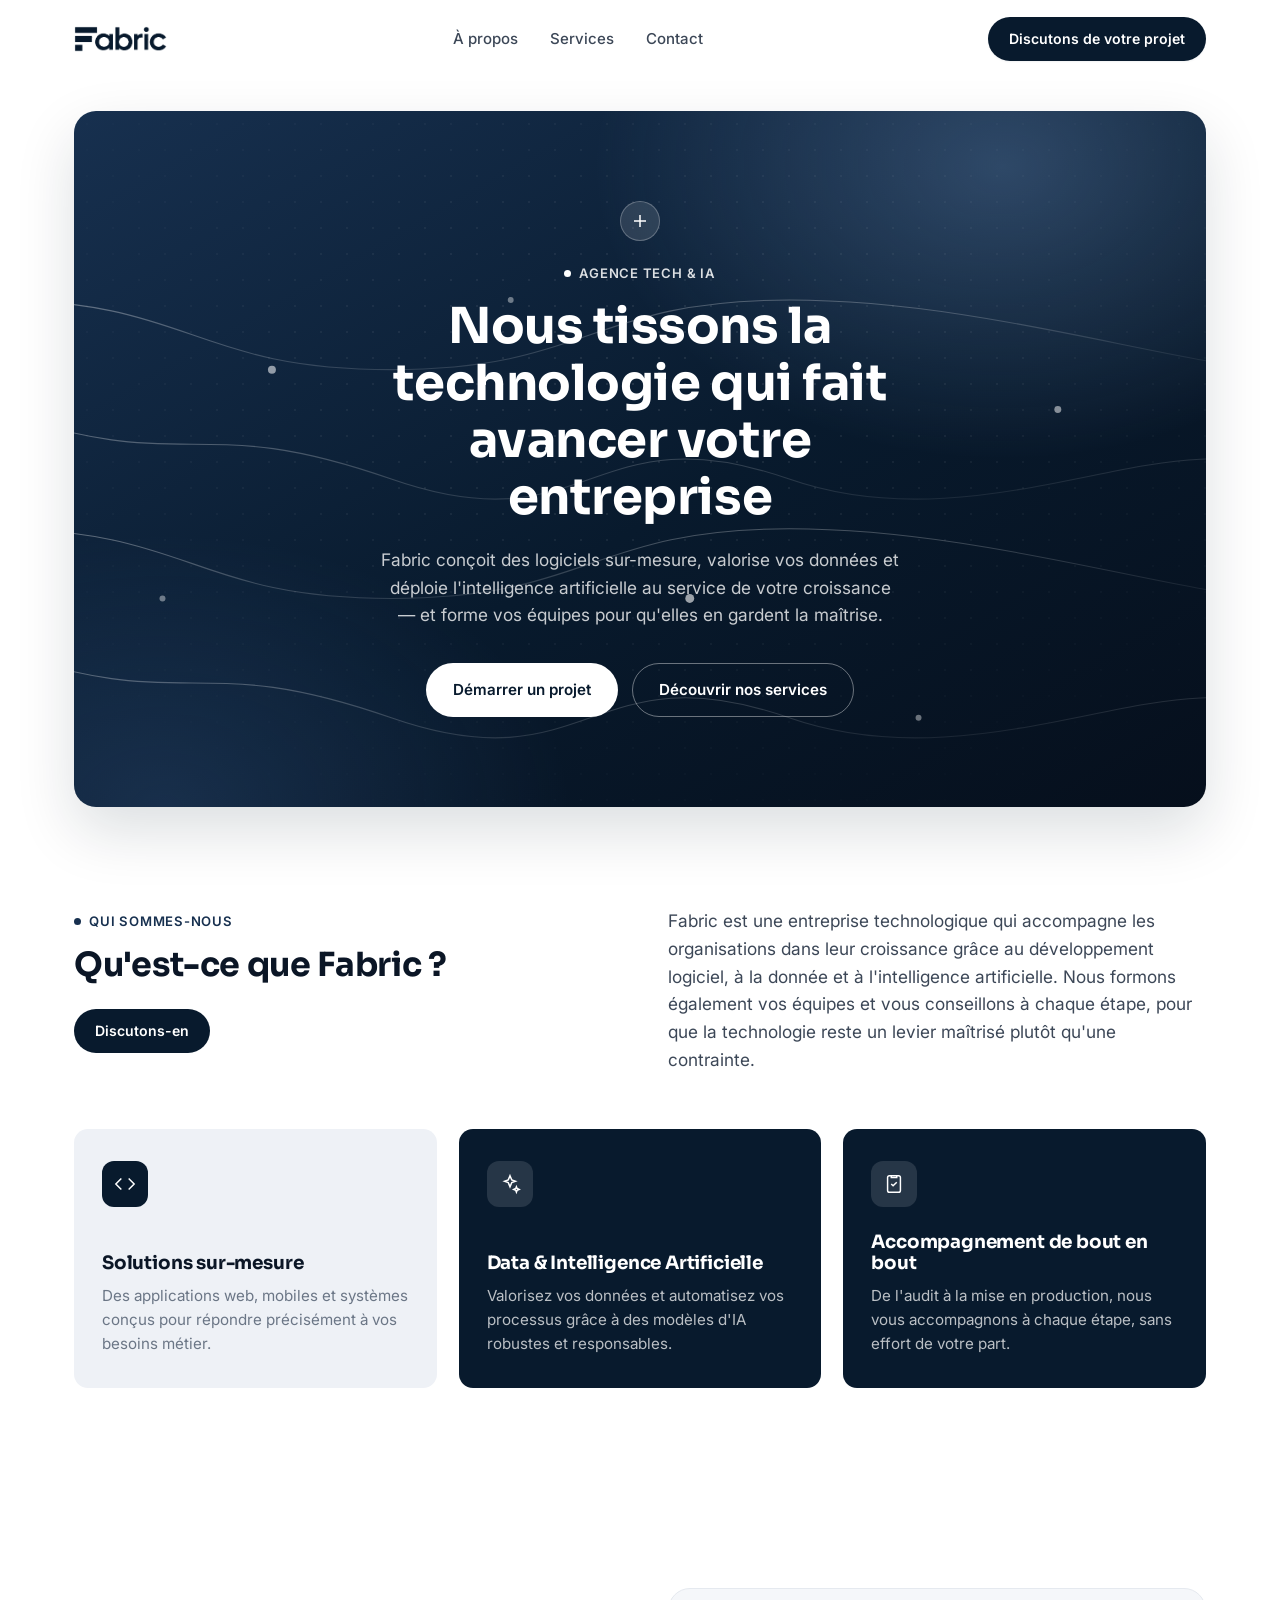
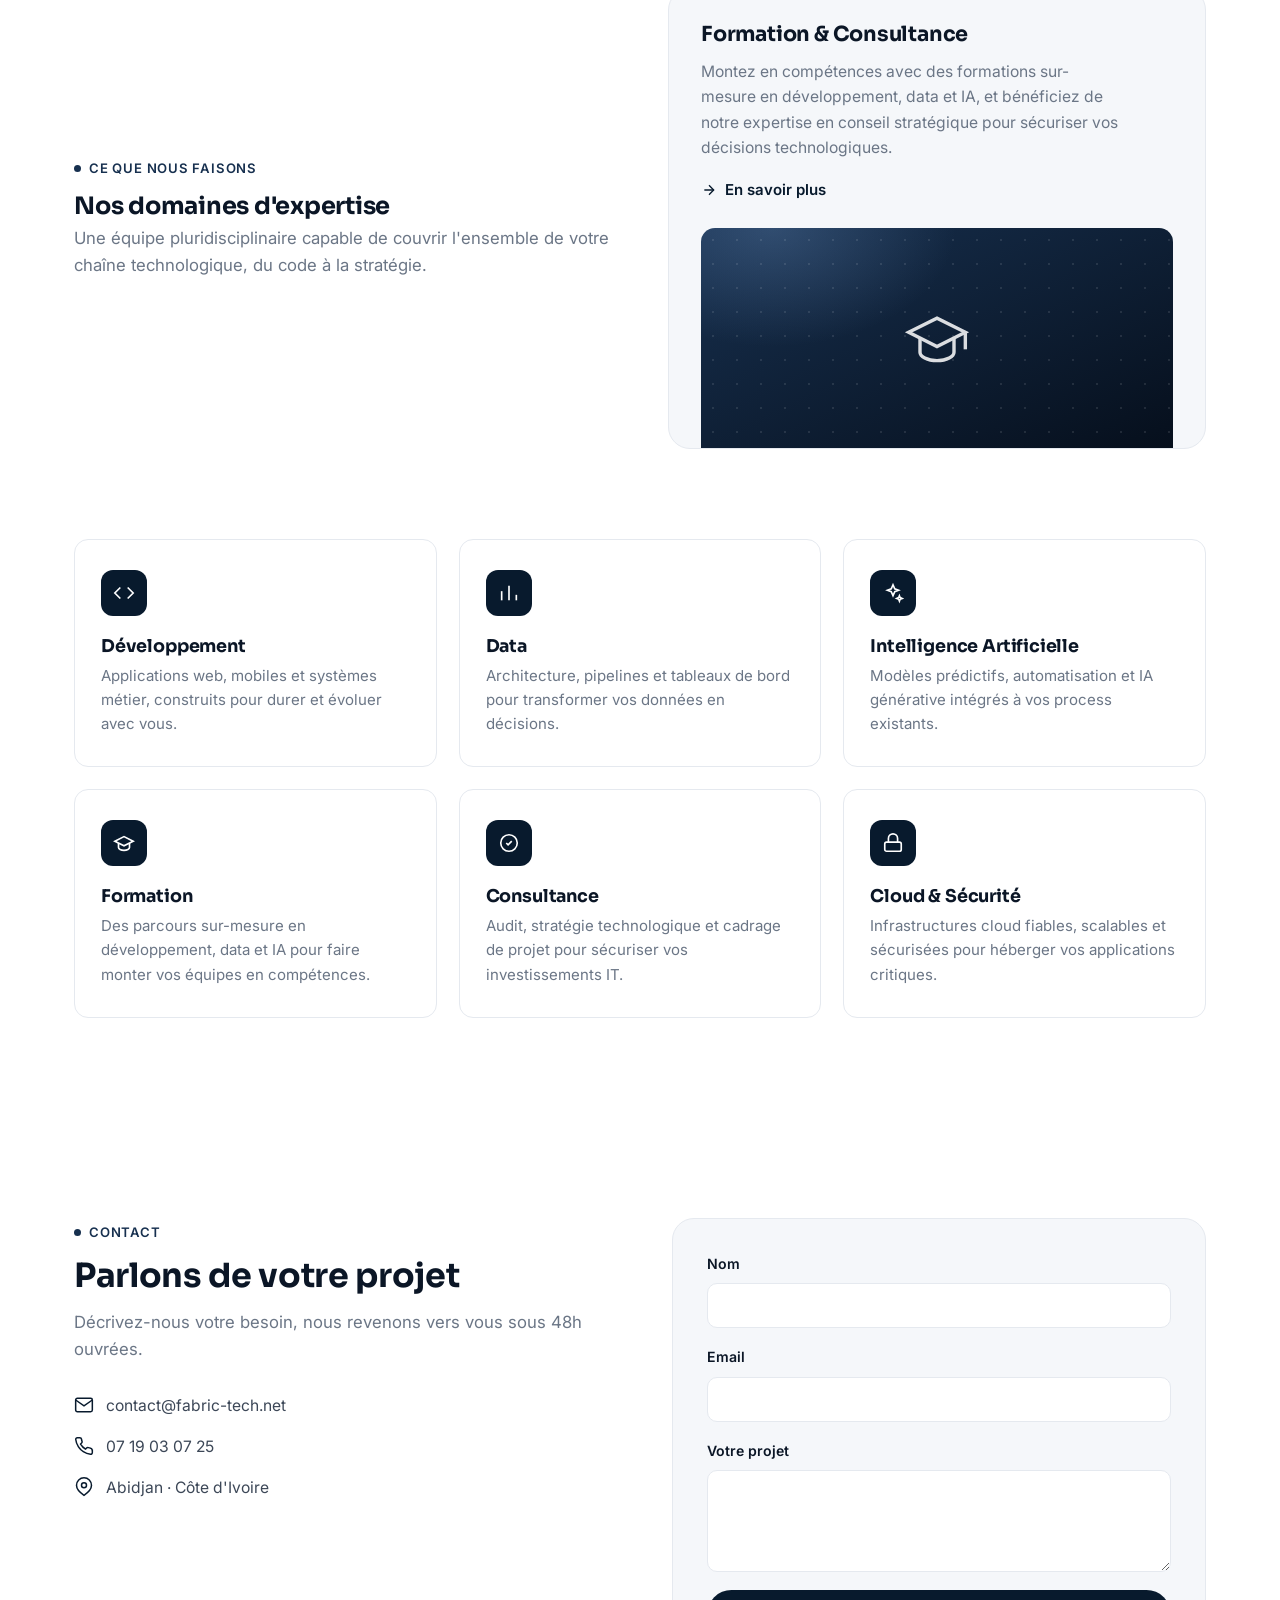
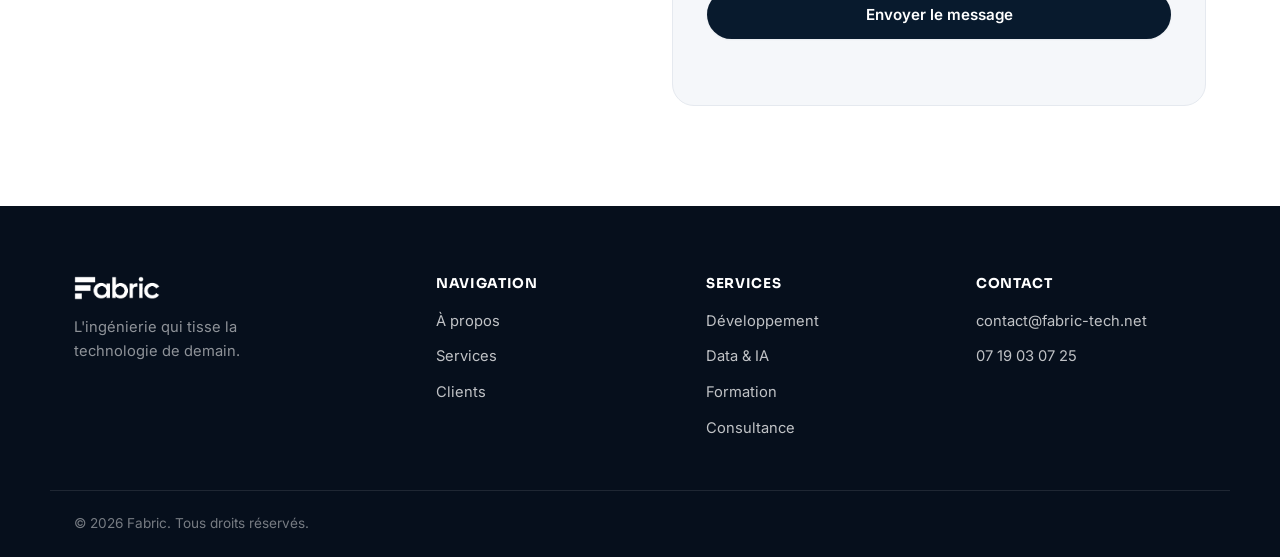
<file: index.html>
<!DOCTYPE html>
<html lang="fr">
<head>
<meta charset="UTF-8">
<meta name="viewport" content="width=device-width, initial-scale=1.0">
<title>Fabric — Ingénierie logicielle, Data & IA</title>
<meta name="description" content="Fabric est une entreprise technologique spécialisée en développement, data, intelligence artificielle, formation et consultance. Nous tissons la technologie qui fait grandir votre entreprise.">
<link rel="icon" href="assets/favicon.ico" sizes="any">
<link rel="icon" href="assets/favicon-32.png" type="image/png" sizes="32x32">
<link rel="icon" href="assets/favicon-16.png" type="image/png" sizes="16x16">
<link rel="apple-touch-icon" href="assets/apple-touch-icon.png">
<link rel="preconnect" href="https://fonts.googleapis.com">
<link rel="preconnect" href="https://fonts.gstatic.com" crossorigin>
<link href="https://fonts.googleapis.com/css2?family=Sora:wght@400;500;600;700;800&family=Inter:wght@400;500;600;700&display=swap" rel="stylesheet">
<link rel="stylesheet" href="css/style.css">
</head>
<body>

<a class="skip-link" href="#main">Aller au contenu</a>

<header class="site-header" id="site-header">
  <div class="container header-inner">
    <a href="#top" class="brand" aria-label="Fabric — accueil">
      <img src="assets/logo-navy.png" alt="Fabric" class="brand-logo">
    </a>

    <nav class="main-nav" id="main-nav" aria-label="Navigation principale">
      <a href="#about">À propos</a>
      <a href="#services">Services</a>
      <a href="#contact">Contact</a>
    </nav>

    <div class="header-actions">
      <a href="#contact" class="btn btn-primary btn-sm">Discutons de votre projet</a>
      <button class="nav-toggle" id="nav-toggle" aria-label="Ouvrir le menu" aria-expanded="false" aria-controls="main-nav">
        <span></span><span></span><span></span>
      </button>
    </div>
  </div>
</header>

<main id="main">

  <!-- HERO -->
  <section class="hero" id="top">
    <div class="container">
      <div class="hero-card">
        <div class="hero-card-media" aria-hidden="true">
          <svg viewBox="0 0 1200 700" class="hero-weave" preserveAspectRatio="xMidYMid slice">
            <defs>
              <linearGradient id="weaveLine" x1="0" y1="0" x2="1" y2="1">
                <stop offset="0" stop-color="#ffffff" stop-opacity="0.35"/>
                <stop offset="1" stop-color="#ffffff" stop-opacity="0.04"/>
              </linearGradient>
            </defs>
            <g stroke="url(#weaveLine)" stroke-width="1.1" fill="none">
              <path d="M-50 90 C 150 90, 150 90, 350 90 S 550 90, 750 90 S 1150 90, 1250 90"/>
              <path d="M-50 190 C 150 190, 150 260, 350 260 S 550 190, 750 190 S 1150 260, 1250 260"/>
              <path d="M-50 300 C 150 370, 150 300, 350 370 S 550 300, 750 370 S 1150 300, 1250 370"/>
              <path d="M-50 420 C 150 420, 150 490, 350 490 S 550 420, 750 420 S 1150 490, 1250 490"/>
              <path d="M-50 540 C 150 610, 150 540, 350 610 S 550 540, 750 610 S 1150 540, 1250 610"/>
              <path d="M-50 640 C 150 640, 150 640, 350 640 S 550 640, 750 640 S 1150 640, 1250 640"/>
            </g>
            <g fill="#ffffff">
              <circle cx="230" cy="260" r="4" opacity="0.55"/>
              <circle cx="470" cy="190" r="3" opacity="0.4"/>
              <circle cx="650" cy="490" r="4.5" opacity="0.6"/>
              <circle cx="880" cy="610" r="3" opacity="0.4"/>
              <circle cx="1020" cy="300" r="3.5" opacity="0.5"/>
              <circle cx="120" cy="490" r="3" opacity="0.4"/>
            </g>
          </svg>
        </div>
        <div class="hero-card-content">
          <span class="hero-mark">
            <svg viewBox="0 0 24 24" fill="none" stroke="currentColor" stroke-width="2"><line x1="12" y1="4" x2="12" y2="20"/><line x1="4" y1="12" x2="20" y2="12"/></svg>
          </span>
          <p class="eyebrow eyebrow-on-dark"><span class="dot"></span> Agence Tech &amp; IA</p>
          <h1>Nous tissons la technologie qui fait avancer votre entreprise</h1>
          <p class="hero-lead">
            Fabric conçoit des logiciels sur-mesure, valorise vos données et déploie
            l'intelligence artificielle au service de votre croissance — et forme vos
            équipes pour qu'elles en gardent la maîtrise.
          </p>
          <div class="hero-actions">
            <a href="#contact" class="btn btn-light">Démarrer un projet</a>
            <a href="#services" class="btn btn-outline-light">Découvrir nos services</a>
          </div>
        </div>
      </div>
    </div>
  </section>

  <!-- ABOUT -->
  <section class="about" id="about">
    <div class="container about-top">
      <div class="about-text">
        <p class="eyebrow"><span class="dot"></span> Qui sommes-nous</p>
        <h2>Qu'est-ce que Fabric&nbsp;?</h2>
        <a href="#contact" class="btn btn-dark btn-sm">Discutons-en</a>
      </div>
      <div class="about-desc">
        <p>
          Fabric est une entreprise technologique qui accompagne les organisations
          dans leur croissance grâce au développement logiciel, à la donnée et à
          l'intelligence artificielle. Nous formons également vos équipes et vous
          conseillons à chaque étape, pour que la technologie reste un levier
          maîtrisé plutôt qu'une contrainte.
        </p>
      </div>
    </div>

    <div class="container about-cards">
      <article class="about-card about-card--light">
        <div class="about-card-icon">
          <svg viewBox="0 0 24 24" fill="none" stroke="currentColor" stroke-width="1.6"><polyline points="8 6 2 12 8 18"/><polyline points="16 6 22 12 16 18"/></svg>
        </div>
        <div class="about-card-text">
          <h3>Solutions sur-mesure</h3>
          <p>Des applications web, mobiles et systèmes conçus pour répondre précisément à vos besoins métier.</p>
        </div>
      </article>
      <article class="about-card about-card--dark">
        <div class="about-card-icon">
          <svg viewBox="0 0 24 24" fill="none" stroke="currentColor" stroke-width="1.6"><path d="M12 3l1.9 4.5L18 9l-4.1 1.5L12 15l-1.9-4.5L6 9l4.1-1.5L12 3z"/><path d="M19 15l.8 1.9L22 18l-2.2.9L19 21l-.8-2.1L16 18l2.2-1.1L19 15z"/></svg>
        </div>
        <div class="about-card-text">
          <h3>Data &amp; Intelligence Artificielle</h3>
          <p>Valorisez vos données et automatisez vos processus grâce à des modèles d'IA robustes et responsables.</p>
        </div>
      </article>
      <article class="about-card about-card--dark">
        <div class="about-card-icon">
          <svg viewBox="0 0 24 24" fill="none" stroke="currentColor" stroke-width="1.6"><rect x="5" y="3" width="14" height="18" rx="2"/><path d="M9 3v2h6V3"/><path d="M9 12l2 2 4-4"/></svg>
        </div>
        <div class="about-card-text">
          <h3>Accompagnement de bout en bout</h3>
          <p>De l'audit à la mise en production, nous vous accompagnons à chaque étape, sans effort de votre part.</p>
        </div>
      </article>
    </div>
  </section>

  <!-- CLIENTS MARQUEE 
  <section class="clients" id="clients">
    <div class="container">
      <p class="clients-label">Ils nous font confiance</p>
      <div class="marquee" role="img" aria-label="Logos de clients ayant travaillé avec Fabric">
        <div class="marquee-track">
          <span class="client-logo">Nexora</span>
          <span class="client-logo">Velia Corp</span>
          <span class="client-logo">Orbital</span>
          <span class="client-logo">Quantix</span>
          <span class="client-logo">Atlas Data</span>
          <span class="client-logo">Zenith</span>
          <span class="client-logo">Arc Systems</span>
          <span class="client-logo">Pulse Labs</span>
          -->
          <!-- duplicate for seamless loop 
          <span class="client-logo" aria-hidden="true">Nexora</span>
          <span class="client-logo" aria-hidden="true">Velia Corp</span>
          <span class="client-logo" aria-hidden="true">Orbital</span>
          <span class="client-logo" aria-hidden="true">Quantix</span>
          <span class="client-logo" aria-hidden="true">Atlas Data</span>
          <span class="client-logo" aria-hidden="true">Zenith</span>
          <span class="client-logo" aria-hidden="true">Arc Systems</span>
          <span class="client-logo" aria-hidden="true">Pulse Labs</span>
        </div>
      </div>
    </div>
  </section>
  -->

  <!-- SERVICES -->
  <section class="services" id="services">
    <div class="container expertise-top">
      <div class="expertise-text">
        <p class="eyebrow"><span class="dot"></span> Ce que nous faisons</p>
        <h2>Nos domaines d'expertise</h2>
        <p class="section-lead">
          Une équipe pluridisciplinaire capable de couvrir l'ensemble de votre
          chaîne technologique, du code à la stratégie.
        </p>
      </div>

      <article class="expertise-card">
        <h3>Formation &amp; Consultance</h3>
        <p>Montez en compétences avec des formations sur-mesure en développement, data et IA, et bénéficiez de notre expertise en conseil stratégique pour sécuriser vos décisions technologiques.</p>
        <a href="#contact" class="link-arrow">
          <svg viewBox="0 0 24 24" fill="none" stroke="currentColor" stroke-width="2"><line x1="5" y1="12" x2="19" y2="12"/><polyline points="12 5 19 12 12 19"/></svg>
          En savoir plus
        </a>
        <div class="expertise-card-media" aria-hidden="true">
          <svg viewBox="0 0 24 24" fill="none" stroke="currentColor" stroke-width="1.2"><path d="M22 10L12 5 2 10l10 5 10-5z"/><path d="M6 12v5c0 1.5 2.5 3 6 3s6-1.5 6-3v-5"/><path d="M22 10v6"/></svg>
        </div>
      </article>
    </div>

    <div class="container">
      <div class="services-grid">
        <article class="service-card">
          <div class="service-icon">
            <svg viewBox="0 0 24 24" fill="none" stroke="currentColor" stroke-width="1.8"><polyline points="8 6 2 12 8 18"/><polyline points="16 6 22 12 16 18"/></svg>
          </div>
          <h3>Développement</h3>
          <p>Applications web, mobiles et systèmes métier, construits pour durer et évoluer avec vous.</p>
        </article>

        <article class="service-card">
          <div class="service-icon">
            <svg viewBox="0 0 24 24" fill="none" stroke="currentColor" stroke-width="1.8"><line x1="4" y1="20" x2="4" y2="10"/><line x1="12" y1="20" x2="12" y2="4"/><line x1="20" y1="20" x2="20" y2="14"/></svg>
          </div>
          <h3>Data</h3>
          <p>Architecture, pipelines et tableaux de bord pour transformer vos données en décisions.</p>
        </article>

        <article class="service-card">
          <div class="service-icon">
            <svg viewBox="0 0 24 24" fill="none" stroke="currentColor" stroke-width="1.8"><path d="M12 3l1.9 4.5L18 9l-4.1 1.5L12 15l-1.9-4.5L6 9l4.1-1.5L12 3z"/><path d="M19 15l.8 1.9L22 18l-2.2.9L19 21l-.8-2.1L16 18l2.2-1.1L19 15z"/></svg>
          </div>
          <h3>Intelligence Artificielle</h3>
          <p>Modèles prédictifs, automatisation et IA générative intégrés à vos process existants.</p>
        </article>

        <article class="service-card">
          <div class="service-icon">
            <svg viewBox="0 0 24 24" fill="none" stroke="currentColor" stroke-width="1.8"><path d="M22 10L12 5 2 10l10 5 10-5z"/><path d="M6 12v5c0 1.5 2.5 3 6 3s6-1.5 6-3v-5"/></svg>
          </div>
          <h3>Formation</h3>
          <p>Des parcours sur-mesure en développement, data et IA pour faire monter vos équipes en compétences.</p>
        </article>

        <article class="service-card">
          <div class="service-icon">
            <svg viewBox="0 0 24 24" fill="none" stroke="currentColor" stroke-width="1.8"><circle cx="12" cy="12" r="9"/><path d="M9 12l2 2 4-4"/></svg>
          </div>
          <h3>Consultance</h3>
          <p>Audit, stratégie technologique et cadrage de projet pour sécuriser vos investissements IT.</p>
        </article>

        <article class="service-card">
          <div class="service-icon">
            <svg viewBox="0 0 24 24" fill="none" stroke="currentColor" stroke-width="1.8"><rect x="3" y="11" width="18" height="10" rx="2"/><path d="M7 11V7a5 5 0 0 1 10 0v4"/></svg>
          </div>
          <h3>Cloud &amp; Sécurité</h3>
          <p>Infrastructures cloud fiables, scalables et sécurisées pour héberger vos applications critiques.</p>
        </article>
      </div>
    </div>
  </section>

  <!-- CONTACT -->
  <section class="contact" id="contact">
    <div class="container contact-inner">
      <div class="contact-text">
        <p class="eyebrow"><span class="dot"></span> Contact</p>
        <h2>Parlons de votre projet</h2>
        <p class="section-lead">
          Décrivez-nous votre besoin, nous revenons vers vous sous 48h ouvrées.
        </p>

        <ul class="contact-list">
          <li>
            <svg viewBox="0 0 24 24" fill="none" stroke="currentColor" stroke-width="1.8"><path d="M4 4h16v16H4z" opacity="0"/><path d="M22 6l-10 7L2 6"/><rect x="2" y="4" width="20" height="16" rx="2"/></svg>
            <a href="mailto:contact@fabric-tech.net">contact@fabric-tech.net</a>
          </li>
          <li>
            <svg viewBox="0 0 24 24" fill="none" stroke="currentColor" stroke-width="1.8"><path d="M22 16.9v3a2 2 0 0 1-2.2 2 19.8 19.8 0 0 1-8.6-3.1 19.5 19.5 0 0 1-6-6A19.8 19.8 0 0 1 2.1 4.2 2 2 0 0 1 4 2h3a2 2 0 0 1 2 1.7c.1.9.3 1.8.6 2.7a2 2 0 0 1-.5 2.1L7.9 9.7a16 16 0 0 0 6 6l1.2-1.2a2 2 0 0 1 2.1-.5c.9.3 1.8.5 2.7.6a2 2 0 0 1 1.7 2.1z"/></svg>
            <a href="tel:+2250719030725">07 19 03 07 25</a>
          </li>
          <li>
            <svg viewBox="0 0 24 24" fill="none" stroke="currentColor" stroke-width="1.8"><path d="M21 10c0 6-9 12-9 12s-9-6-9-12a9 9 0 0 1 18 0z"/><circle cx="12" cy="10" r="3"/></svg>
            <span>Abidjan · Côte d'Ivoire</span>
          </li>
        </ul>
      </div>

      <form class="contact-form" id="contact-form">
        <div class="form-row">
          <label for="name">Nom</label>
          <input type="text" id="name" name="name" required autocomplete="name">
        </div>
        <div class="form-row">
          <label for="email">Email</label>
          <input type="email" id="email" name="email" required autocomplete="email">
        </div>
        <div class="form-row">
          <label for="message">Votre projet</label>
          <textarea id="message" name="message" rows="4" required></textarea>
        </div>
        <button type="submit" class="btn btn-primary btn-block">Envoyer le message</button>
        <p class="form-note" id="form-note" role="status" aria-live="polite"></p>
      </form>
    </div>
  </section>

</main>

<footer class="site-footer">
  <div class="container footer-inner">
    <div class="footer-brand">
      <img src="assets/logo-white.png" alt="Fabric" class="footer-logo">
      <p>L'ingénierie qui tisse la technologie de demain.</p>
    </div>

    <div class="footer-col">
      <h4>Navigation</h4>
      <a href="#about">À propos</a>
      <a href="#services">Services</a>
      <a href="#clients">Clients</a>
    </div>

    <div class="footer-col">
      <h4>Services</h4>
      <a href="#services">Développement</a>
      <a href="#services">Data &amp; IA</a>
      <a href="#services">Formation</a>
      <a href="#services">Consultance</a>
    </div>

    <div class="footer-col">
      <h4>Contact</h4>
      <a href="mailto:contact@fabric-tech.net">contact@fabric-tech.net</a>
      <a href="tel:+2250719030725">07 19 03 07 25</a>
    </div>
  </div>
  <div class="container footer-bottom">
    <p>© <span id="year"></span> Fabric. Tous droits réservés.</p>
  </div>
</footer>

<button id="back-to-top" class="back-to-top" aria-label="Retour en haut">
  <svg viewBox="0 0 24 24" fill="none" stroke="currentColor" stroke-width="2"><line x1="12" y1="19" x2="12" y2="5"/><polyline points="5 12 12 5 19 12"/></svg>
</button>

<script src="js/script.js"></script>
</body>
</html>
</file>
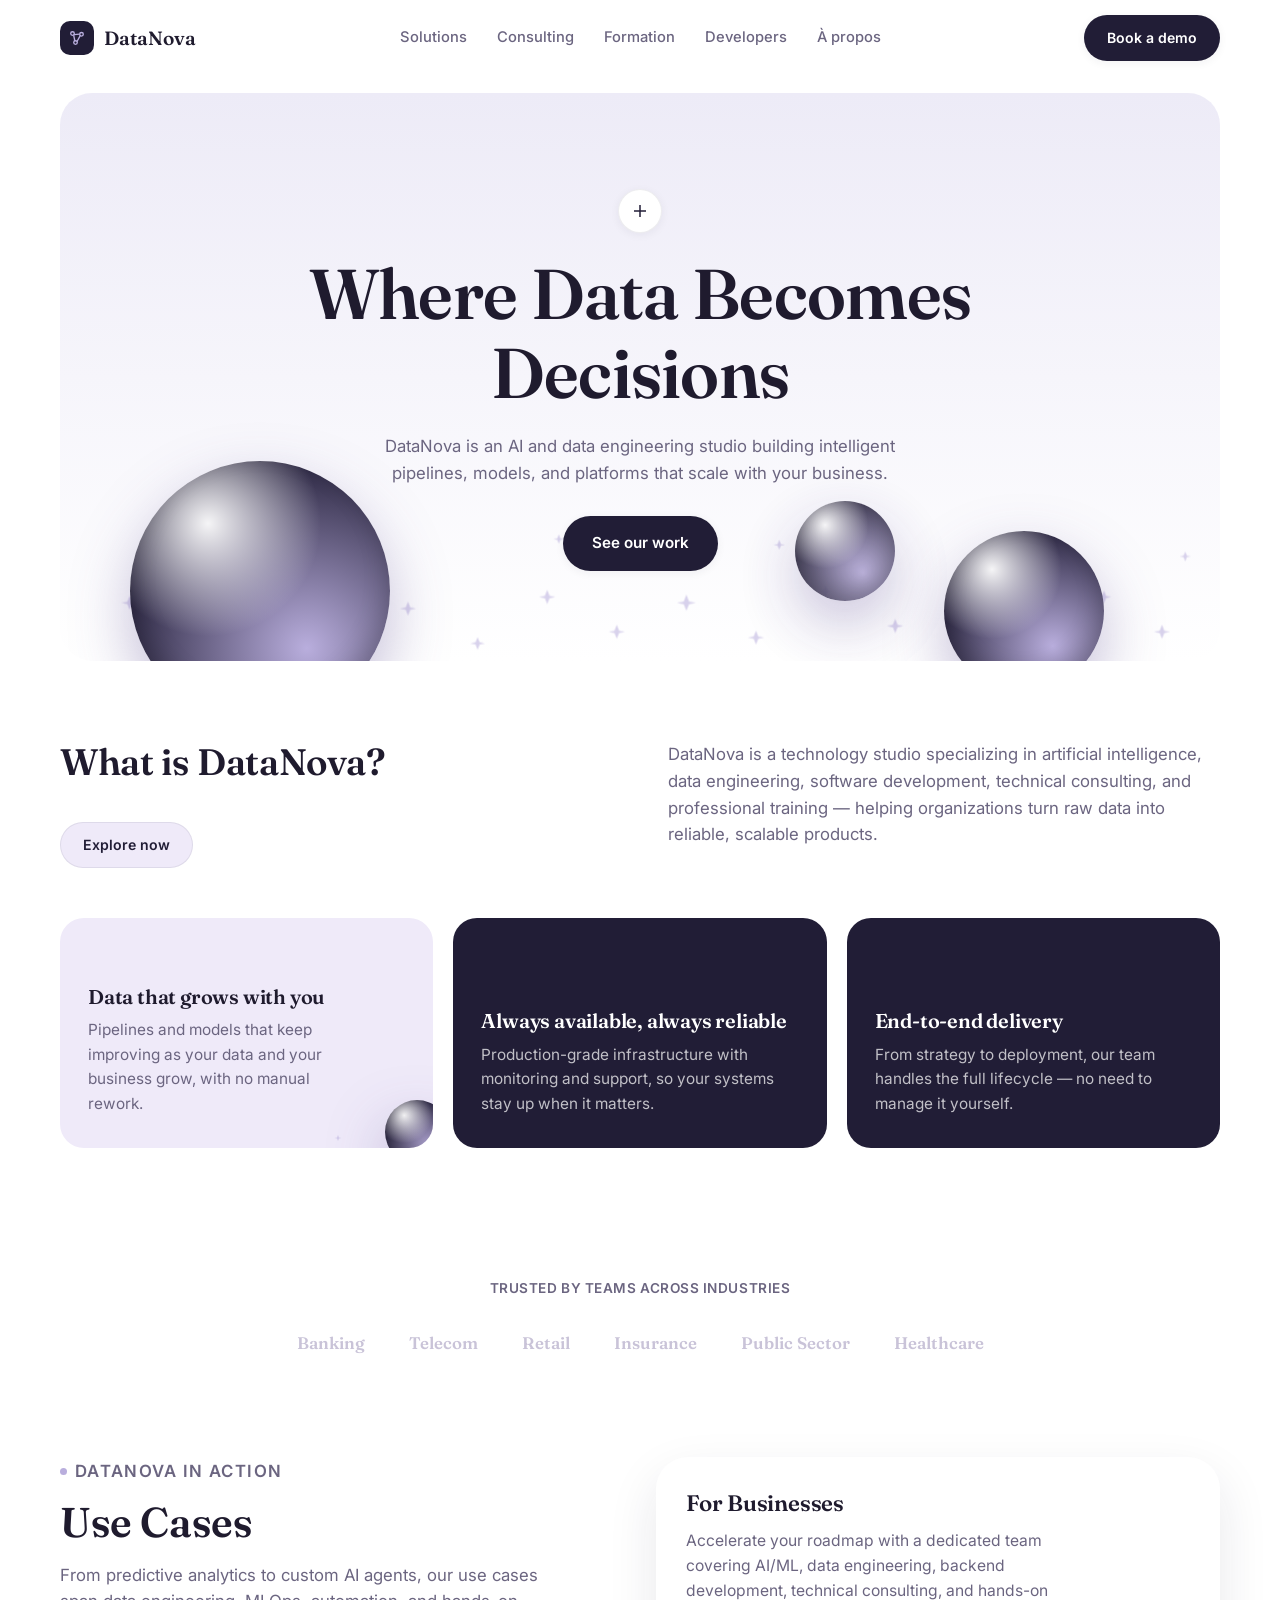
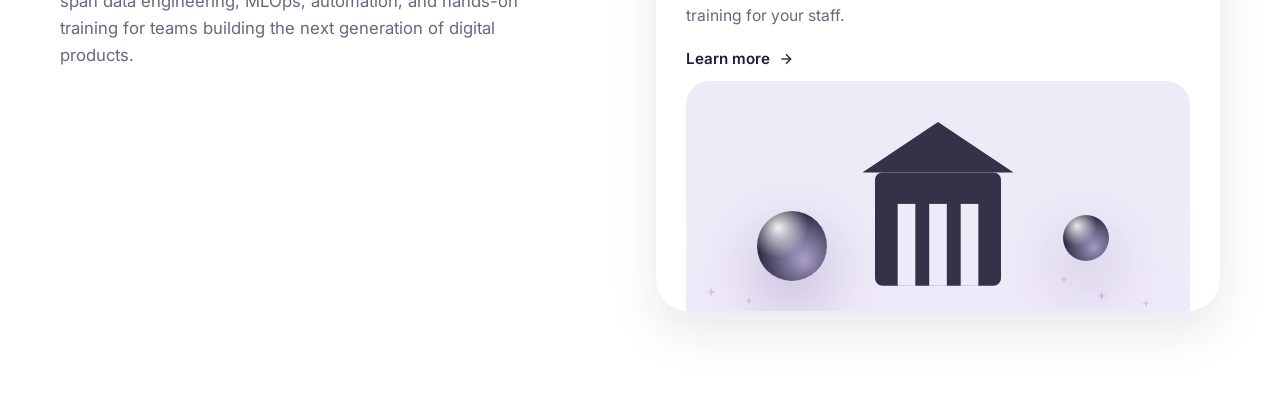
<file: index-example.html>
<!DOCTYPE html>
<html lang="en">
<head>
<meta charset="UTF-8">
<meta name="viewport" content="width=device-width, initial-scale=1.0">
<title>DataNova — Where Data Becomes Decisions</title>
<meta name="description" content="DataNova is an AI and data engineering studio building intelligent pipelines, models, and platforms that scale with your business.">
<link rel="preconnect" href="https://fonts.googleapis.com">
<link rel="preconnect" href="https://fonts.gstatic.com" crossorigin>
<link href="https://fonts.googleapis.com/css2?family=Fraunces:opsz,wght@9..144,400;9..144,500;9..144,600;9..144,700&family=Inter:wght@400;500;600;700&display=swap" rel="stylesheet">
<style>
  :root{
    --bg-hero-top:#EDEBF7;
    --bg-hero-bottom:#FFFFFF;
    --lavender:#EFEAF9;
    --accent:#B9AEDD;
    --navy:#211D36;
    --text:#1F1B2E;
    --text-secondary:#6B6580;
    --white:#FFFFFF;
    --shadow-sm:0 2px 10px rgba(33,29,54,0.06);
    --shadow-md:0 20px 50px rgba(33,29,54,0.10);
    --shadow-lg:0 30px 70px rgba(33,29,54,0.16);
    --radius-lg:32px;
    --radius-md:24px;
    --radius-sm:16px;
    --pill:999px;
    --container:1200px;
    --ff-head:'Fraunces', serif;
    --ff-body:'Inter', system-ui, sans-serif;
  }

  *,*::before,*::after{box-sizing:border-box;}
  html{scroll-behavior:smooth;}
  body{
    margin:0;
    font-family:var(--ff-body);
    color:var(--text);
    background:var(--white);
    line-height:1.6;
    -webkit-font-smoothing:antialiased;
  }
  img{max-width:100%;display:block;}
  a{color:inherit;text-decoration:none;}
  ul{list-style:none;margin:0;padding:0;}
  button{font-family:inherit;cursor:pointer;}
  h1,h2,h3{
    font-family:var(--ff-head);
    color:var(--text);
    margin:0;
    line-height:1.12;
    letter-spacing:-0.01em;
    font-weight:600;
  }
  p{margin:0;}

  .container{
    max-width:var(--container);
    margin:0 auto;
    padding:0 20px;
  }

  .eyebrow{
    display:inline-flex;
    align-items:center;
    gap:8px;
    font-size:0.8rem;
    font-weight:600;
    letter-spacing:0.08em;
    text-transform:uppercase;
    color:var(--accent);
    margin:0 0 14px;
  }
  .eyebrow::before{
    content:"";
    width:7px;height:7px;border-radius:50%;
    background:var(--accent);
    display:inline-block;
  }

  /* ---------- Buttons ---------- */
  .btn{
    display:inline-flex;
    align-items:center;
    justify-content:center;
    gap:8px;
    padding:14px 28px;
    border-radius:var(--pill);
    font-weight:600;
    font-size:0.95rem;
    border:1px solid transparent;
    transition:transform 0.15s ease, box-shadow 0.2s ease, background 0.2s ease;
    white-space:nowrap;
  }
  .btn:hover{transform:translateY(-1px);}
  .btn-dark{
    background:var(--navy);
    color:#fff;
    box-shadow:var(--shadow-sm);
  }
  .btn-dark:hover{box-shadow:var(--shadow-md);}
  .btn-outline{
    background:var(--lavender);
    color:var(--navy);
    border-color:rgba(33,29,54,0.08);
  }
  .btn-outline:hover{background:#e4dcf7;}
  .btn-light{
    background:#fff;
    color:var(--navy);
  }
  .btn-sm{padding:11px 22px;font-size:0.88rem;}

  .link-arrow{
    display:inline-flex;
    align-items:center;
    gap:8px;
    font-weight:600;
    font-size:0.95rem;
    color:var(--navy);
  }
  .link-arrow svg{width:16px;height:16px;transition:transform 0.2s ease;}
  .link-arrow:hover svg{transform:translateX(3px);}

  /* ---------- Decorative orb + flower field ---------- */
  .decor{position:absolute;inset:0;overflow:hidden;pointer-events:none;}
  .orb{
    position:absolute;
    border-radius:50%;
    background:
      radial-gradient(circle at 30% 24%, rgba(255,255,255,0.95), rgba(255,255,255,0) 42%),
      radial-gradient(circle at 68% 72%, var(--accent) 0%, var(--navy) 78%);
    box-shadow:0 25px 60px rgba(89,73,143,0.35), inset 0 -14px 26px rgba(0,0,0,0.18);
  }
  .flower{fill:var(--accent);}
  .flower.dim{opacity:0.55;}

  /* ---------- Header ---------- */
  .site-header{
    position:sticky;
    top:0;
    z-index:100;
    background:rgba(255,255,255,0.82);
    backdrop-filter:saturate(180%) blur(14px);
    border-bottom:1px solid transparent;
    transition:border-color 0.2s ease, box-shadow 0.2s ease;
  }
  .site-header.scrolled{
    border-bottom-color:rgba(33,29,54,0.08);
    box-shadow:0 4px 20px rgba(33,29,54,0.05);
  }
  .header-inner{
    display:flex;
    align-items:center;
    justify-content:space-between;
    height:76px;
    gap:16px;
  }
  .brand{display:inline-flex;align-items:center;gap:10px;}
  .brand-mark{
    width:34px;height:34px;border-radius:10px;
    background:var(--navy);
    display:flex;align-items:center;justify-content:center;
    flex-shrink:0;
  }
  .brand-mark svg{width:18px;height:18px;color:var(--accent);}
  .brand-name{
    font-family:var(--ff-head);
    font-weight:600;
    font-size:1.2rem;
    color:var(--text);
  }

  .main-nav{
    display:none;
    align-items:center;
    gap:30px;
    margin:0 auto;
  }
  .main-nav a{
    font-size:0.92rem;
    font-weight:500;
    color:var(--text-secondary);
  }
  .main-nav a:hover{color:var(--text);}

  .header-actions{display:flex;align-items:center;gap:12px;}
  .header-actions .btn-dark{display:none;}

  .nav-toggle{
    display:flex;
    flex-direction:column;
    justify-content:center;
    gap:5px;
    width:40px;height:40px;
    background:var(--lavender);
    border:none;
    border-radius:10px;
  }
  .nav-toggle span{
    display:block;width:16px;height:2px;margin:0 auto;
    background:var(--navy);
    transition:transform 0.25s ease, opacity 0.25s ease;
  }
  .nav-toggle[aria-expanded="true"] span:nth-child(1){transform:translateY(7px) rotate(45deg);}
  .nav-toggle[aria-expanded="true"] span:nth-child(2){opacity:0;}
  .nav-toggle[aria-expanded="true"] span:nth-child(3){transform:translateY(-7px) rotate(-45deg);}

  .mobile-nav{
    display:none;
    flex-direction:column;
    gap:4px;
    background:#fff;
    border-bottom:1px solid rgba(33,29,54,0.08);
    box-shadow:var(--shadow-md);
    padding:10px 20px 22px;
  }
  .mobile-nav.open{display:flex;}
  .mobile-nav a{
    padding:12px 4px;
    font-size:1rem;
    font-weight:500;
    color:var(--text);
    border-bottom:1px solid rgba(33,29,54,0.06);
  }
  .mobile-nav .btn{margin-top:12px;width:100%;}

  /* ---------- Hero ---------- */
  .hero{padding:16px 0 0;}
  .hero-card{
    position:relative;
    border-radius:var(--radius-lg);
    overflow:hidden;
    background:linear-gradient(180deg, var(--bg-hero-top) 0%, var(--bg-hero-bottom) 100%);
    padding:64px 20px 60px;
    text-align:center;
  }
  .hero-content{position:relative;z-index:1;max-width:720px;margin:0 auto;}
  .hero-badge{
    width:44px;height:44px;border-radius:50%;
    background:#fff;
    border:1px solid rgba(33,29,54,0.08);
    box-shadow:var(--shadow-sm);
    display:flex;align-items:center;justify-content:center;
    margin:0 auto 22px;
    color:var(--navy);
  }
  .hero-badge svg{width:18px;height:18px;}
  .hero h1{
    font-size:clamp(2rem, 7vw, 4rem);
    margin-bottom:20px;
  }
  .hero-lead{
    font-size:1.05rem;
    color:var(--text-secondary);
    max-width:520px;
    margin:0 auto 30px;
  }

  /* ---------- What is section ---------- */
  .about{padding:80px 0;}
  .about-grid{
    display:grid;
    grid-template-columns:1fr;
    gap:28px;
    margin-bottom:50px;
  }
  .about-text h2{font-size:clamp(1.7rem, 5vw, 2.3rem);margin-bottom:20px;}
  .about-desc p{font-size:1.05rem;color:var(--text-secondary);}

  /* ---------- Three cards ---------- */
  .cards-grid{
    display:grid;
    grid-template-columns:1fr;
    gap:20px;
  }
  .card{
    position:relative;
    border-radius:var(--radius-md);
    padding:32px 28px;
    min-height:230px;
    display:flex;
    flex-direction:column;
    justify-content:flex-end;
    gap:10px;
    overflow:hidden;
  }
  .card h3{font-size:1.25rem;position:relative;z-index:1;}
  .card p{font-size:0.96rem;position:relative;z-index:1;}
  .card--light{background:var(--lavender);color:var(--text);}
  .card--light .card-text{max-width:82%;}
  .card--light p{color:var(--text-secondary);}
  .card--dark{background:var(--navy);color:#fff;}
  .card--dark p{color:rgba(255,255,255,0.72);}
  .card--dark h3{color:#fff;}
  .card-decor{position:absolute;right:-30px;bottom:-30px;width:140px;height:140px;opacity:0.9;}

  /* ---------- Logos band ---------- */
  .logos{padding:50px 0 80px;}
  .logos-label{
    text-align:center;
    font-size:0.85rem;
    font-weight:600;
    letter-spacing:0.04em;
    text-transform:uppercase;
    color:var(--text-secondary);
    margin-bottom:30px;
  }
  .logos-row{
    display:flex;
    flex-wrap:wrap;
    justify-content:center;
    gap:20px 44px;
  }
  .logo-chip{
    font-family:var(--ff-head);
    font-size:1.05rem;
    font-weight:600;
    color:#c9c3d8;
  }

  /* ---------- Use cases ---------- */
  .usecases{padding:20px 0 90px;}
  .usecases-grid{
    display:grid;
    grid-template-columns:1fr;
    gap:32px;
    align-items:stretch;
  }
  .usecases-text h2{font-size:clamp(1.9rem, 6vw, 2.6rem);margin-bottom:16px;}
  .usecases-text p{font-size:1.05rem;color:var(--text-secondary);max-width:480px;}

  .business-card{
    position:relative;
    background:#fff;
    border-radius:var(--radius-lg);
    box-shadow:var(--shadow-md);
    padding:34px 30px 0;
    display:flex;
    flex-direction:column;
    overflow:hidden;
  }
  .business-card h3{font-size:1.4rem;margin-bottom:12px;}
  .business-card p{font-size:0.98rem;color:var(--text-secondary);margin-bottom:18px;max-width:420px;}
  .business-decor{
    position:relative;
    margin-top:10px;
    height:230px;
    border-radius:var(--radius-md) var(--radius-md) 0 0;
    background:linear-gradient(180deg, var(--bg-hero-top) 0%, var(--lavender) 100%);
    overflow:hidden;
  }

  /* ---------- Responsive (mobile-first: enhance from 768px up) ---------- */
  @media (min-width:768px){
    .main-nav{display:flex;}
    .header-actions .btn-dark{display:inline-flex;}
    .nav-toggle{display:none;}

    .hero-card{padding:96px 60px 90px;}

    .about-grid{grid-template-columns:1fr 1fr;align-items:start;gap:56px;}
    .about-text{display:flex;flex-direction:column;align-items:flex-start;gap:20px;}

    .cards-grid{grid-template-columns:repeat(3,1fr);}

    .usecases-grid{grid-template-columns:1fr 1fr;}
  }

  @media (min-width:1024px){
    .hero h1{font-size:4.4rem;}
  }
</style>
</head>
<body>

<header class="site-header" id="site-header">
  <div class="container header-inner">
    <a href="#top" class="brand" aria-label="DataNova — home">
      <span class="brand-mark">
        <svg viewBox="0 0 24 24" fill="none" stroke="currentColor" stroke-width="1.8">
          <circle cx="6" cy="6" r="2.4"/>
          <circle cx="18" cy="7" r="2.4"/>
          <circle cx="10" cy="18" r="2.4"/>
          <path d="M8 7.4L15.5 6.9M7.5 8.2L9.2 16M11.8 17L16.5 8.5"/>
        </svg>
      </span>
      <span class="brand-name">DataNova</span>
    </a>

    <nav class="main-nav" aria-label="Primary">
      <a href="#solutions">Solutions</a>
      <a href="#usecases">Consulting</a>
      <a href="#usecases">Formation</a>
      <a href="#usecases">Developers</a>
      <a href="#about">À propos</a>
    </nav>

    <div class="header-actions">
      <a href="#top" class="btn btn-dark btn-sm">Book a demo</a>
      <button class="nav-toggle" id="nav-toggle" aria-label="Open menu" aria-expanded="false" aria-controls="mobile-nav">
        <span></span><span></span><span></span>
      </button>
    </div>
  </div>

  <nav class="mobile-nav" id="mobile-nav" aria-label="Mobile">
    <a href="#solutions">Solutions</a>
    <a href="#usecases">Consulting</a>
    <a href="#usecases">Formation</a>
    <a href="#usecases">Developers</a>
    <a href="#about">À propos</a>
    <a href="#top" class="btn btn-dark">Book a demo</a>
  </nav>
</header>

<main id="top">

  <!-- HERO -->
  <section class="hero">
    <div class="container">
      <div class="hero-card">
        <div class="decor" aria-hidden="true">
          <svg viewBox="0 0 1000 520" width="100%" height="100%" preserveAspectRatio="xMidYMax slice" style="position:absolute;inset:0;">
            <g class="flower dim">
              <g transform="translate(60,470)"><path d="M0,-6 L2,-1 7,0 2,1 0,6 -2,1 -7,0 -2,-1 Z"/></g>
              <g transform="translate(120,490) scale(0.8)"><path d="M0,-6 L2,-1 7,0 2,1 0,6 -2,1 -7,0 -2,-1 Z"/></g>
              <g transform="translate(180,460)"><path d="M0,-6 L2,-1 7,0 2,1 0,6 -2,1 -7,0 -2,-1 Z"/></g>
              <g transform="translate(230,500) scale(1.1)"><path d="M0,-6 L2,-1 7,0 2,1 0,6 -2,1 -7,0 -2,-1 Z"/></g>
              <g transform="translate(300,475)"><path d="M0,-6 L2,-1 7,0 2,1 0,6 -2,1 -7,0 -2,-1 Z"/></g>
              <g transform="translate(360,505) scale(0.9)"><path d="M0,-6 L2,-1 7,0 2,1 0,6 -2,1 -7,0 -2,-1 Z"/></g>
              <g transform="translate(420,465)"><path d="M0,-6 L2,-1 7,0 2,1 0,6 -2,1 -7,0 -2,-1 Z"/></g>
              <g transform="translate(480,495)"><path d="M0,-6 L2,-1 7,0 2,1 0,6 -2,1 -7,0 -2,-1 Z"/></g>
              <g transform="translate(540,470) scale(1.15)"><path d="M0,-6 L2,-1 7,0 2,1 0,6 -2,1 -7,0 -2,-1 Z"/></g>
              <g transform="translate(600,500)"><path d="M0,-6 L2,-1 7,0 2,1 0,6 -2,1 -7,0 -2,-1 Z"/></g>
              <g transform="translate(660,460) scale(0.85)"><path d="M0,-6 L2,-1 7,0 2,1 0,6 -2,1 -7,0 -2,-1 Z"/></g>
              <g transform="translate(720,490)"><path d="M0,-6 L2,-1 7,0 2,1 0,6 -2,1 -7,0 -2,-1 Z"/></g>
              <g transform="translate(780,470) scale(1.1)"><path d="M0,-6 L2,-1 7,0 2,1 0,6 -2,1 -7,0 -2,-1 Z"/></g>
              <g transform="translate(840,500)"><path d="M0,-6 L2,-1 7,0 2,1 0,6 -2,1 -7,0 -2,-1 Z"/></g>
              <g transform="translate(900,465) scale(0.9)"><path d="M0,-6 L2,-1 7,0 2,1 0,6 -2,1 -7,0 -2,-1 Z"/></g>
              <g transform="translate(950,495)"><path d="M0,-6 L2,-1 7,0 2,1 0,6 -2,1 -7,0 -2,-1 Z"/></g>
              <g transform="translate(90,430) scale(0.7)"><path d="M0,-6 L2,-1 7,0 2,1 0,6 -2,1 -7,0 -2,-1 Z"/></g>
              <g transform="translate(260,420) scale(0.7)"><path d="M0,-6 L2,-1 7,0 2,1 0,6 -2,1 -7,0 -2,-1 Z"/></g>
              <g transform="translate(430,415) scale(0.65)"><path d="M0,-6 L2,-1 7,0 2,1 0,6 -2,1 -7,0 -2,-1 Z"/></g>
              <g transform="translate(620,420) scale(0.7)"><path d="M0,-6 L2,-1 7,0 2,1 0,6 -2,1 -7,0 -2,-1 Z"/></g>
              <g transform="translate(800,425) scale(0.65)"><path d="M0,-6 L2,-1 7,0 2,1 0,6 -2,1 -7,0 -2,-1 Z"/></g>
              <g transform="translate(970,430) scale(0.7)"><path d="M0,-6 L2,-1 7,0 2,1 0,6 -2,1 -7,0 -2,-1 Z"/></g>
            </g>
          </svg>
          <div class="orb" style="width:260px;height:260px;left:6%;bottom:-60px;"></div>
          <div class="orb" style="width:160px;height:160px;right:10%;bottom:-30px;"></div>
          <div class="orb" style="width:100px;height:100px;right:28%;bottom:60px;opacity:0.9;"></div>
        </div>

        <div class="hero-content">
          <span class="hero-badge">
            <svg viewBox="0 0 24 24" fill="none" stroke="currentColor" stroke-width="2"><line x1="12" y1="4" x2="12" y2="20"/><line x1="4" y1="12" x2="20" y2="12"/></svg>
          </span>
          <h1>Where Data Becomes Decisions</h1>
          <p class="hero-lead">
            DataNova is an AI and data engineering studio building intelligent
            pipelines, models, and platforms that scale with your business.
          </p>
          <a href="#usecases" class="btn btn-dark">See our work</a>
        </div>
      </div>
    </div>
  </section>

  <!-- WHAT IS DATANOVA -->
  <section class="about" id="about">
    <div class="container">
      <div class="about-grid">
        <div class="about-text">
          <h2>What is DataNova?</h2>
          <a href="#solutions" class="btn btn-outline btn-sm">Explore now</a>
        </div>
        <div class="about-desc">
          <p>
            DataNova is a technology studio specializing in artificial
            intelligence, data engineering, software development, technical
            consulting, and professional training — helping organizations
            turn raw data into reliable, scalable products.
          </p>
        </div>
      </div>

      <!-- THREE CARDS -->
      <div class="cards-grid" id="solutions">
        <article class="card card--light">
          <svg class="card-decor" viewBox="0 0 140 140" aria-hidden="true">
            <g class="flower dim">
              <g transform="translate(20,120) scale(0.7)"><path d="M0,-6 L2,-1 7,0 2,1 0,6 -2,1 -7,0 -2,-1 Z"/></g>
              <g transform="translate(45,128) scale(0.5)"><path d="M0,-6 L2,-1 7,0 2,1 0,6 -2,1 -7,0 -2,-1 Z"/></g>
              <g transform="translate(70,118) scale(0.6)"><path d="M0,-6 L2,-1 7,0 2,1 0,6 -2,1 -7,0 -2,-1 Z"/></g>
              <g transform="translate(15,100) scale(0.5)"><path d="M0,-6 L2,-1 7,0 2,1 0,6 -2,1 -7,0 -2,-1 Z"/></g>
            </g>
          </svg>
          <div class="orb" style="width:64px;height:64px;right:-16px;bottom:-16px;"></div>
          <h3>Data that grows with you</h3>
          <p class="card-text">Pipelines and models that keep improving as your data and your business grow, with no manual rework.</p>
        </article>

        <article class="card card--dark">
          <h3>Always available, always reliable</h3>
          <p>Production-grade infrastructure with monitoring and support, so your systems stay up when it matters.</p>
        </article>

        <article class="card card--dark">
          <h3>End-to-end delivery</h3>
          <p>From strategy to deployment, our team handles the full lifecycle — no need to manage it yourself.</p>
        </article>
      </div>
    </div>
  </section>

  <!-- LOGOS -->
  <section class="logos">
    <div class="container">
      <p class="logos-label">Trusted by teams across industries</p>
      <div class="logos-row">
        <span class="logo-chip">Banking</span>
        <span class="logo-chip">Telecom</span>
        <span class="logo-chip">Retail</span>
        <span class="logo-chip">Insurance</span>
        <span class="logo-chip">Public Sector</span>
        <span class="logo-chip">Healthcare</span>
      </div>
    </div>
  </section>

  <!-- USE CASES -->
  <section class="usecases" id="usecases">
    <div class="container">
      <div class="usecases-grid">
        <div class="usecases-text">
          <p class="eyebrow">DataNova in Action</p>
          <h2>Use Cases</h2>
          <p>
            From predictive analytics to custom AI agents, our use cases span
            data engineering, MLOps, automation, and hands-on training for
            teams building the next generation of digital products.
          </p>
        </div>

        <article class="business-card">
          <h3>For Businesses</h3>
          <p>Accelerate your roadmap with a dedicated team covering AI/ML, data engineering, backend development, technical consulting, and hands-on training for your staff.</p>
          <a href="#about" class="link-arrow">
            Learn more
            <svg viewBox="0 0 24 24" fill="none" stroke="currentColor" stroke-width="2"><line x1="5" y1="12" x2="19" y2="12"/><polyline points="12 5 19 12 12 19"/></svg>
          </a>

          <div class="business-decor">
            <svg viewBox="0 0 0 0"></svg>
            <div class="decor" aria-hidden="true">
              <svg viewBox="0 0 400 230" width="100%" height="100%" preserveAspectRatio="xMidYMax slice" style="position:absolute;inset:0;">
                <g class="flower dim">
                  <g transform="translate(20,215) scale(0.6)"><path d="M0,-6 L2,-1 7,0 2,1 0,6 -2,1 -7,0 -2,-1 Z"/></g>
                  <g transform="translate(50,222) scale(0.5)"><path d="M0,-6 L2,-1 7,0 2,1 0,6 -2,1 -7,0 -2,-1 Z"/></g>
                  <g transform="translate(330,218) scale(0.6)"><path d="M0,-6 L2,-1 7,0 2,1 0,6 -2,1 -7,0 -2,-1 Z"/></g>
                  <g transform="translate(365,224) scale(0.5)"><path d="M0,-6 L2,-1 7,0 2,1 0,6 -2,1 -7,0 -2,-1 Z"/></g>
                  <g transform="translate(90,200) scale(0.45)"><path d="M0,-6 L2,-1 7,0 2,1 0,6 -2,1 -7,0 -2,-1 Z"/></g>
                  <g transform="translate(300,205) scale(0.45)"><path d="M0,-6 L2,-1 7,0 2,1 0,6 -2,1 -7,0 -2,-1 Z"/></g>
                </g>
                <g fill="#211D36" opacity="0.9">
                  <rect x="150" y="120" width="100" height="90" rx="6"/>
                  <polygon points="140,120 260,120 200,80"/>
                  <rect x="168" y="145" width="14" height="65" fill="#EFEAF9"/>
                  <rect x="193" y="145" width="14" height="65" fill="#EFEAF9"/>
                  <rect x="218" y="145" width="14" height="65" fill="#EFEAF9"/>
                </g>
              </svg>
              <div class="orb" style="width:70px;height:70px;left:14%;bottom:30px;"></div>
              <div class="orb" style="width:46px;height:46px;right:16%;bottom:50px;"></div>
            </div>
          </div>
        </article>
      </div>
    </div>
  </section>

</main>

<script>
(function(){
  "use strict";

  var header = document.getElementById("site-header");
  function onScroll(){
    if (window.scrollY > 8) header.classList.add("scrolled");
    else header.classList.remove("scrolled");
  }
  window.addEventListener("scroll", onScroll, { passive:true });
  onScroll();

  var toggle = document.getElementById("nav-toggle");
  var mobileNav = document.getElementById("mobile-nav");
  toggle.addEventListener("click", function(){
    var isOpen = mobileNav.classList.toggle("open");
    toggle.setAttribute("aria-expanded", String(isOpen));
  });
  mobileNav.querySelectorAll("a").forEach(function(link){
    link.addEventListener("click", function(){
      mobileNav.classList.remove("open");
      toggle.setAttribute("aria-expanded", "false");
    });
  });
})();
</script>

</body>
</html>
</file>
<file: css/style.css>
/* ===================== Design tokens ===================== */
:root {
  --navy-950: #060f1c;
  --navy-900: #081a2d;
  --navy-800: #0f2540;
  --navy-700: #17304f;
  --navy-600: #24405f;
  --ink: #0b1626;
  --text: #3c4757;
  --muted: #6b7686;
  --line: #e5e9ef;
  --bg: #ffffff;
  --bg-soft: #f5f7fa;
  --bg-soft-2: #eef1f6;
  --radius-lg: 22px;
  --radius-md: 14px;
  --radius-sm: 10px;
  --shadow-sm: 0 1px 2px rgba(8, 26, 45, 0.06);
  --shadow-md: 0 8px 24px rgba(8, 26, 45, 0.08);
  --shadow-lg: 0 24px 60px rgba(8, 26, 45, 0.14);
  --container: 1180px;
  --ff-head: "Sora", "Inter", system-ui, sans-serif;
  --ff-body: "Inter", system-ui, sans-serif;
}

/* ===================== Reset ===================== */
* , *::before, *::after { box-sizing: border-box; }
html { scroll-behavior: smooth; }
body {
  margin: 0;
  font-family: var(--ff-body);
  color: var(--text);
  background: var(--bg);
  -webkit-font-smoothing: antialiased;
  line-height: 1.6;
}
img { max-width: 100%; display: block; }
a { color: inherit; text-decoration: none; }
ul { list-style: none; margin: 0; padding: 0; }
h1, h2, h3, h4 {
  font-family: var(--ff-head);
  color: var(--ink);
  margin: 0;
  line-height: 1.15;
  letter-spacing: -0.01em;
}
p { margin: 0; }
button { font-family: inherit; cursor: pointer; }
input, textarea { font-family: inherit; font-size: 0.95rem; }

.container {
  max-width: var(--container);
  margin: 0 auto;
  padding: 0 24px;
}

.skip-link {
  position: absolute;
  left: -999px;
  top: 0;
  background: var(--navy-900);
  color: #fff;
  padding: 10px 16px;
  border-radius: 0 0 8px 0;
  z-index: 200;
}
.skip-link:focus { left: 0; }

/* ===================== Buttons ===================== */
.btn {
  display: inline-flex;
  align-items: center;
  justify-content: center;
  gap: 8px;
  padding: 14px 26px;
  border-radius: 100px;
  font-weight: 600;
  font-size: 0.95rem;
  border: 1px solid transparent;
  transition: transform 0.15s ease, background 0.2s ease, color 0.2s ease, border-color 0.2s ease, box-shadow 0.2s ease;
  white-space: nowrap;
}
.btn:hover { transform: translateY(-1px); }
.btn-primary {
  background: var(--navy-900);
  color: #fff;
  box-shadow: var(--shadow-sm);
}
.btn-primary:hover { background: var(--navy-800); box-shadow: var(--shadow-md); }
.btn-ghost {
  background: transparent;
  color: var(--navy-900);
  border-color: var(--line);
}
.btn-ghost:hover { border-color: var(--navy-900); }
.btn-dark {
  background: var(--navy-900);
  color: #fff;
}
.btn-dark:hover { background: var(--navy-800); }
.btn-light {
  background: #fff;
  color: var(--navy-900);
}
.btn-light:hover { background: var(--bg-soft); }
.btn-sm { padding: 10px 20px; font-size: 0.88rem; }
.btn-block { width: 100%; }

/* ===================== Eyebrow / section head ===================== */
.eyebrow {
  display: inline-flex;
  align-items: center;
  gap: 8px;
  font-size: 0.82rem;
  font-weight: 600;
  letter-spacing: 0.06em;
  text-transform: uppercase;
  color: var(--navy-700);
  margin: 0 0 14px;
}
.eyebrow .dot {
  width: 7px;
  height: 7px;
  border-radius: 50%;
  background: var(--navy-700);
  display: inline-block;
}
.section-head {
  max-width: 640px;
  margin: 0 auto 56px;
  text-align: center;
}
.section-head .eyebrow { justify-content: center; }
.section-head h2 { font-size: clamp(1.8rem, 2.6vw, 2.4rem); margin-bottom: 14px; }
.section-lead { color: var(--muted); font-size: 1.05rem; }

/* ===================== Header ===================== */
.site-header {
  position: sticky;
  top: 0;
  z-index: 100;
  background: rgba(255, 255, 255, 0.85);
  backdrop-filter: saturate(180%) blur(14px);
  border-bottom: 1px solid transparent;
  transition: border-color 0.2s ease, box-shadow 0.2s ease;
}
.site-header.scrolled {
  border-bottom-color: var(--line);
  box-shadow: 0 4px 20px rgba(8, 26, 45, 0.05);
}
.header-inner {
  display: flex;
  align-items: center;
  justify-content: space-between;
  height: 78px;
  gap: 24px;
}
.brand { display: inline-flex; align-items: center; }
.brand-logo { height: 26px; width: auto; }

.main-nav {
  display: flex;
  align-items: center;
  gap: 32px;
  margin: 0 auto;
}
.main-nav a {
  font-size: 0.94rem;
  font-weight: 500;
  color: var(--text);
  position: relative;
  padding: 6px 0;
}
.main-nav a:hover { color: var(--navy-900); }

.header-actions { display: flex; align-items: center; gap: 16px; }

.nav-toggle {
  display: none;
  flex-direction: column;
  justify-content: center;
  gap: 5px;
  width: 40px;
  height: 40px;
  background: transparent;
  border: 1px solid var(--line);
  border-radius: 10px;
}
.nav-toggle span {
  display: block;
  width: 18px;
  height: 2px;
  margin: 0 auto;
  background: var(--navy-900);
  transition: transform 0.25s ease, opacity 0.25s ease;
}
.nav-toggle[aria-expanded="true"] span:nth-child(1) { transform: translateY(7px) rotate(45deg); }
.nav-toggle[aria-expanded="true"] span:nth-child(2) { opacity: 0; }
.nav-toggle[aria-expanded="true"] span:nth-child(3) { transform: translateY(-7px) rotate(-45deg); }

/* ===================== Hero ===================== */
.hero {
  padding: 32px 0 0;
}
.hero-card {
  position: relative;
  border-radius: var(--radius-lg);
  overflow: hidden;
  min-height: 620px;
  display: flex;
  align-items: center;
  justify-content: center;
  box-shadow: var(--shadow-lg);
}
.hero-card-media {
  position: absolute;
  inset: 0;
  background:
    radial-gradient(60% 70% at 82% 8%, rgba(112, 150, 199, 0.35), transparent 60%),
    radial-gradient(55% 60% at 8% 100%, rgba(60, 95, 145, 0.3), transparent 65%),
    linear-gradient(150deg, var(--navy-700) 0%, var(--navy-900) 55%, var(--navy-950) 100%);
}
.hero-card-media::before {
  content: "";
  position: absolute;
  inset: 0;
  background-image: radial-gradient(rgba(255, 255, 255, 0.09) 1px, transparent 1px);
  background-size: 26px 26px;
  -webkit-mask-image: radial-gradient(70% 70% at 50% 40%, #000, transparent);
  mask-image: radial-gradient(70% 70% at 50% 40%, #000, transparent);
}
.hero-weave {
  position: absolute;
  inset: 0;
  width: 100%;
  height: 100%;
}
.hero-card-content {
  position: relative;
  z-index: 1;
  max-width: 680px;
  text-align: center;
  padding: 90px 32px;
  display: flex;
  flex-direction: column;
  align-items: center;
}
.hero-mark {
  width: 40px;
  height: 40px;
  border-radius: 50%;
  background: rgba(255, 255, 255, 0.12);
  border: 1px solid rgba(255, 255, 255, 0.25);
  color: #fff;
  display: flex;
  align-items: center;
  justify-content: center;
  margin-bottom: 22px;
}
.hero-mark svg { width: 18px; height: 18px; }
.eyebrow-on-dark { color: rgba(255, 255, 255, 0.85); }
.eyebrow-on-dark .dot { background: #fff; }
.hero h1 {
  width: 100%;
  color: #fff;
  font-size: clamp(1.7rem, 4.2vw, 3.1rem);
  margin-bottom: 20px;
  overflow-wrap: break-word;
}
.hero-lead {
  width: 100%;
  font-size: 1.08rem;
  color: rgba(255, 255, 255, 0.78);
  max-width: 520px;
  margin: 0 auto 34px;
}
.hero-actions { display: flex; gap: 14px; flex-wrap: wrap; justify-content: center; }
.btn-outline-light {
  background: transparent;
  color: #fff;
  border-color: rgba(255, 255, 255, 0.4);
}
.btn-outline-light:hover { border-color: #fff; background: rgba(255, 255, 255, 0.08); }

/* ===================== About ===================== */
.about { padding: 100px 0; }
.about-top {
  display: grid;
  grid-template-columns: 1fr 1fr;
  gap: 56px;
  margin-bottom: 56px;
  align-items: start;
}
.about-text h2 { font-size: clamp(1.8rem, 2.6vw, 2.4rem); margin-bottom: 24px; }
.about-desc p { font-size: 1.08rem; color: var(--text); }

.about-cards {
  display: grid;
  grid-template-columns: repeat(3, 1fr);
  gap: 22px;
}
.about-card {
  padding: 32px 28px;
  border-radius: var(--radius-md);
  min-height: 220px;
  display: flex;
  flex-direction: column;
  justify-content: space-between;
  gap: 24px;
}
.about-card h3 { font-size: 1.15rem; margin-bottom: 10px; }
.about-card p { font-size: 0.95rem; }
.about-card-icon {
  width: 46px;
  height: 46px;
  border-radius: 12px;
  display: flex;
  align-items: center;
  justify-content: center;
  flex-shrink: 0;
}
.about-card-icon svg { width: 22px; height: 22px; }
.about-card--light {
  background: var(--bg-soft-2);
  color: var(--ink);
}
.about-card--light p { color: var(--muted); }
.about-card--light .about-card-icon { background: var(--navy-900); color: #fff; }
.about-card--dark {
  background: var(--navy-900);
  color: #fff;
}
.about-card--dark h3 { color: #fff; }
.about-card--dark p { color: rgba(255, 255, 255, 0.72); }
.about-card--dark .about-card-icon { background: rgba(255, 255, 255, 0.12); color: #fff; }

/* ===================== Clients marquee ===================== */
.clients { padding: 60px 0 90px; }
.clients-label {
  text-align: center;
  font-size: 0.88rem;
  font-weight: 600;
  letter-spacing: 0.04em;
  text-transform: uppercase;
  color: var(--muted);
  margin-bottom: 32px;
}
.marquee {
  overflow: hidden;
  -webkit-mask-image: linear-gradient(90deg, transparent, #000 8%, #000 92%, transparent);
  mask-image: linear-gradient(90deg, transparent, #000 8%, #000 92%, transparent);
}
.marquee-track {
  display: flex;
  align-items: center;
  gap: 64px;
  width: max-content;
  animation: scroll-left 28s linear infinite;
}
.marquee:hover .marquee-track { animation-play-state: paused; }
.client-logo {
  font-family: var(--ff-head);
  font-size: 1.35rem;
  font-weight: 700;
  color: var(--muted);
  opacity: 0.7;
  filter: grayscale(1);
  transition: opacity 0.2s ease, color 0.2s ease;
  white-space: nowrap;
}
.client-logo:hover { opacity: 1; color: var(--navy-900); }

@keyframes scroll-left {
  from { transform: translateX(0); }
  to { transform: translateX(-50%); }
}

/* ===================== Services ===================== */
.services { padding: 100px 0; }

.expertise-top {
  display: grid;
  grid-template-columns: 1fr 1fr;
  gap: 56px;
  align-items: stretch;
  margin-bottom: 90px;
}
.expertise-text { display: flex; flex-direction: column; justify-content: center; }
.expertise-text .section-lead { margin-top: 4px; }

.expertise-card {
  position: relative;
  background: var(--bg-soft);
  border: 1px solid var(--line);
  border-radius: var(--radius-lg);
  padding: 34px 32px 0;
  display: flex;
  flex-direction: column;
  overflow: hidden;
}
.expertise-card h3 { font-size: 1.3rem; margin-bottom: 12px; }
.expertise-card p { color: var(--muted); font-size: 0.98rem; max-width: 420px; }
.link-arrow {
  display: inline-flex;
  align-items: center;
  gap: 8px;
  margin-top: 18px;
  font-weight: 600;
  font-size: 0.94rem;
  color: var(--navy-900);
}
.link-arrow svg { width: 16px; height: 16px; transition: transform 0.2s ease; }
.link-arrow:hover svg { transform: translateX(3px); }
.expertise-card-media {
  position: relative;
  margin-top: 26px;
  height: 220px;
  border-radius: var(--radius-md) var(--radius-md) 0 0;
  overflow: hidden;
  background:
    radial-gradient(65% 90% at 15% 0%, rgba(112, 150, 199, 0.3), transparent 60%),
    linear-gradient(155deg, var(--navy-700), var(--navy-950));
  display: flex;
  align-items: center;
  justify-content: center;
}
.expertise-card-media::before {
  content: "";
  position: absolute;
  inset: 0;
  background-image: radial-gradient(rgba(255, 255, 255, 0.1) 1px, transparent 1px);
  background-size: 24px 24px;
}
.expertise-card-media svg {
  position: relative;
  width: 68px;
  height: 68px;
  color: #fff;
  opacity: 0.85;
}

.services-grid {
  display: grid;
  grid-template-columns: repeat(3, 1fr);
  gap: 22px;
}
.service-card {
  padding: 30px 26px;
  border: 1px solid var(--line);
  border-radius: var(--radius-md);
  background: #fff;
  transition: box-shadow 0.2s ease, transform 0.2s ease, border-color 0.2s ease;
}
.service-card:hover {
  box-shadow: var(--shadow-md);
  transform: translateY(-3px);
  border-color: transparent;
}
.service-icon {
  width: 46px;
  height: 46px;
  border-radius: 12px;
  background: var(--navy-900);
  color: #fff;
  display: flex;
  align-items: center;
  justify-content: center;
  margin-bottom: 20px;
}
.service-icon svg { width: 22px; height: 22px; }
.service-card h3 { font-size: 1.1rem; margin-bottom: 8px; }
.service-card p { font-size: 0.94rem; color: var(--muted); }

/* ===================== Contact ===================== */
.contact { padding: 100px 0; }
.contact-inner {
  display: grid;
  grid-template-columns: 1fr 1fr;
  gap: 64px;
}
.contact-text h2 { font-size: clamp(1.8rem, 2.6vw, 2.4rem); margin-bottom: 14px; }
.contact-text .section-lead { margin-bottom: 30px; }
.contact-list { display: flex; flex-direction: column; gap: 16px; }
.contact-list li { display: flex; align-items: center; gap: 12px; font-size: 0.98rem; }
.contact-list svg { width: 20px; height: 20px; color: var(--navy-900); flex-shrink: 0; }
.contact-list a:hover { color: var(--navy-900); }

.contact-form {
  background: var(--bg-soft);
  border: 1px solid var(--line);
  border-radius: var(--radius-lg);
  padding: 34px;
  display: flex;
  flex-direction: column;
  gap: 18px;
}
.form-row { display: flex; flex-direction: column; gap: 8px; }
.form-row label { font-size: 0.88rem; font-weight: 600; color: var(--ink); }
.form-row input, .form-row textarea {
  border: 1px solid var(--line);
  border-radius: var(--radius-sm);
  padding: 12px 14px;
  background: #fff;
  color: var(--ink);
  resize: vertical;
  transition: border-color 0.2s ease, box-shadow 0.2s ease;
}
.form-row input:focus, .form-row textarea:focus {
  outline: none;
  border-color: var(--navy-900);
  box-shadow: 0 0 0 3px rgba(8, 26, 45, 0.12);
}
.form-note { font-size: 0.88rem; color: var(--navy-700); min-height: 1em; }

/* ===================== Footer ===================== */
.site-footer { background: var(--navy-950); color: rgba(255, 255, 255, 0.75); padding: 70px 0 0; }
.footer-inner {
  display: grid;
  grid-template-columns: 1.4fr 1fr 1fr 1fr;
  gap: 40px;
  padding-bottom: 50px;
  border-bottom: 1px solid rgba(255, 255, 255, 0.1);
}
.footer-logo { height: 24px; margin-bottom: 16px; }
.footer-brand p { font-size: 0.92rem; max-width: 240px; color: rgba(255, 255, 255, 0.55); }
.footer-col { display: flex; flex-direction: column; gap: 12px; }
.footer-col h4 {
  color: #fff;
  font-size: 0.85rem;
  text-transform: uppercase;
  letter-spacing: 0.05em;
  margin-bottom: 6px;
}
.footer-col a { font-size: 0.92rem; }
.footer-col a:hover { color: #fff; }
.footer-bottom {
  padding: 22px 24px;
  font-size: 0.85rem;
  color: rgba(255, 255, 255, 0.45);
}

/* ===================== Back to top ===================== */
.back-to-top {
  position: fixed;
  right: 22px;
  bottom: 22px;
  width: 46px;
  height: 46px;
  border-radius: 50%;
  background: var(--navy-900);
  color: #fff;
  border: none;
  display: flex;
  align-items: center;
  justify-content: center;
  box-shadow: var(--shadow-md);
  opacity: 0;
  visibility: hidden;
  transform: translateY(10px);
  transition: opacity 0.25s ease, transform 0.25s ease, visibility 0.25s ease;
  z-index: 90;
}
.back-to-top.visible { opacity: 1; visibility: visible; transform: translateY(0); }
.back-to-top svg { width: 20px; height: 20px; }

/* ===================== Responsive ===================== */
@media (max-width: 980px) {
  .hero-card { min-height: 520px; }
  .hero-card-content { padding: 64px 28px; }
  .about-top { grid-template-columns: 1fr; }
  .about-cards { grid-template-columns: 1fr; }
  .expertise-top { grid-template-columns: 1fr; margin-bottom: 60px; }
  .services-grid { grid-template-columns: repeat(2, 1fr); }
  .contact-inner { grid-template-columns: 1fr; }
  .footer-inner { grid-template-columns: 1fr 1fr; }
}

@media (max-width: 480px) {
  .hero-card-content { padding: 52px 20px; }
}

@media (max-width: 760px) {
  .main-nav {
    position: absolute;
    top: 78px;
    left: 0;
    right: 0;
    background: #fff;
    border-bottom: 1px solid var(--line);
    flex-direction: column;
    align-items: flex-start;
    padding: 20px 24px 28px;
    gap: 18px;
    display: none;
    box-shadow: var(--shadow-md);
  }
  .main-nav.open { display: flex; }
  .header-actions .btn-light.btn-sm { display: none; }
  .nav-toggle { display: flex; }
  .services-grid { grid-template-columns: 1fr; }
  .footer-inner { grid-template-columns: 1fr; }
}
</file>
